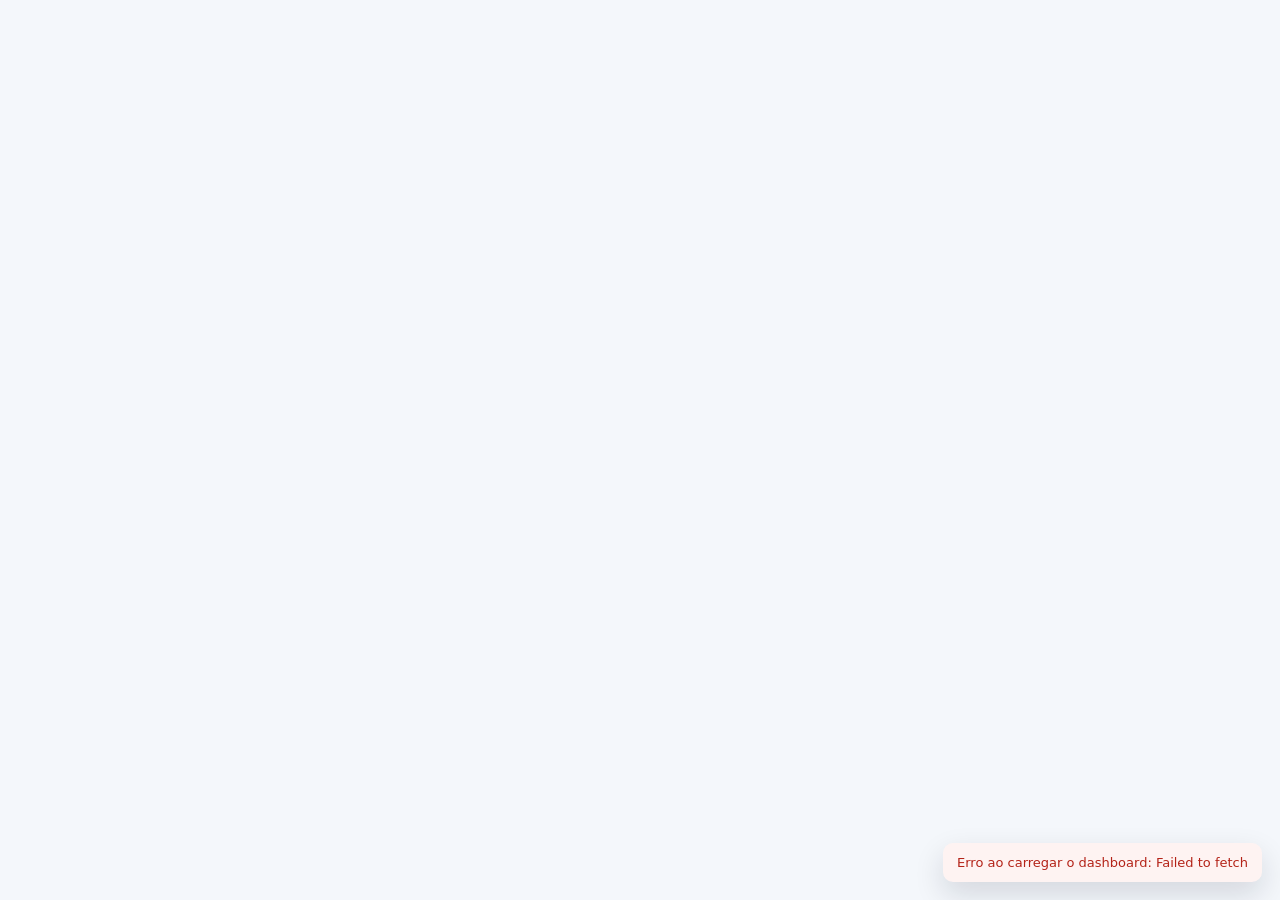
<file: index.html>
<!DOCTYPE html>
<html lang="pt-BR">
<head>
  <meta charset="UTF-8">
  <meta name="viewport" content="width=device-width, initial-scale=1.0">
  <meta name="description" content="Sistema interno de declarações - E.M. Profª Eunice Carneiro">
  <title>Dashboard | Sistema de Declarações</title>
  <link rel="stylesheet" href="css/style.css">
</head>
<body data-page="dashboard">
  <div id="app"></div>

  <!-- Carregamento do script principal -->
  <script src="js/app.js?v=20260901"></script>
  
  <script>
    document.addEventListener("DOMContentLoaded", () => {
      // Aguarda a confirmação do carregamento do objeto DashboardPage
      if (typeof DashboardPage !== "undefined") {
        DashboardPage.init();
      } else {
        console.error("DashboardPage não encontrado em js/app.js. Recarregando...");
        setTimeout(() => location.reload(), 1000);
      }
    });
  </script>
</body>
</html>
</file>
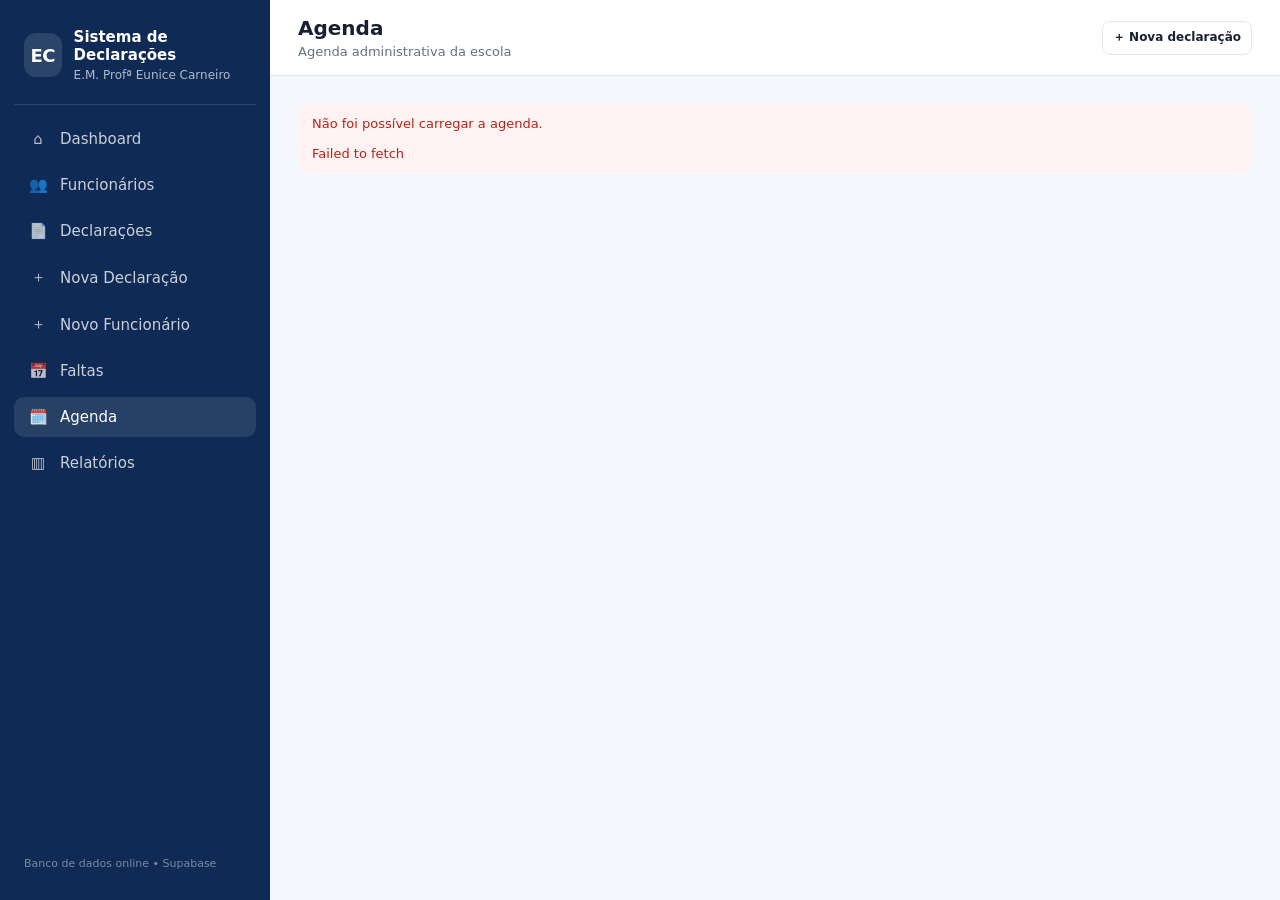
<file: agenda.html>
<!DOCTYPE html>
<html lang="pt-BR">
<head>
  <meta charset="UTF-8">
  <meta name="viewport" content="width=device-width, initial-scale=1.0">
  <meta name="description" content="Agenda da Escola - Sistema de Gestão">
  <title>Agenda | Sistema de Declarações</title>
  <link rel="stylesheet" href="css/style.css?v=500">
</head>
<body data-page="agenda">
  <div id="app"></div>

  <script src="js/app.js?v=500"></script>
  <script src="js/agenda.js?v=500"></script>

  <script>
    document.addEventListener("DOMContentLoaded", () => {
      if (typeof AgendaPage !== "undefined") {
        AgendaPage.init();
      } else {
        console.error("AgendaPage não foi encontrada em js/agenda.js");
      }
    });
  </script>
</body>
</html>
</file>
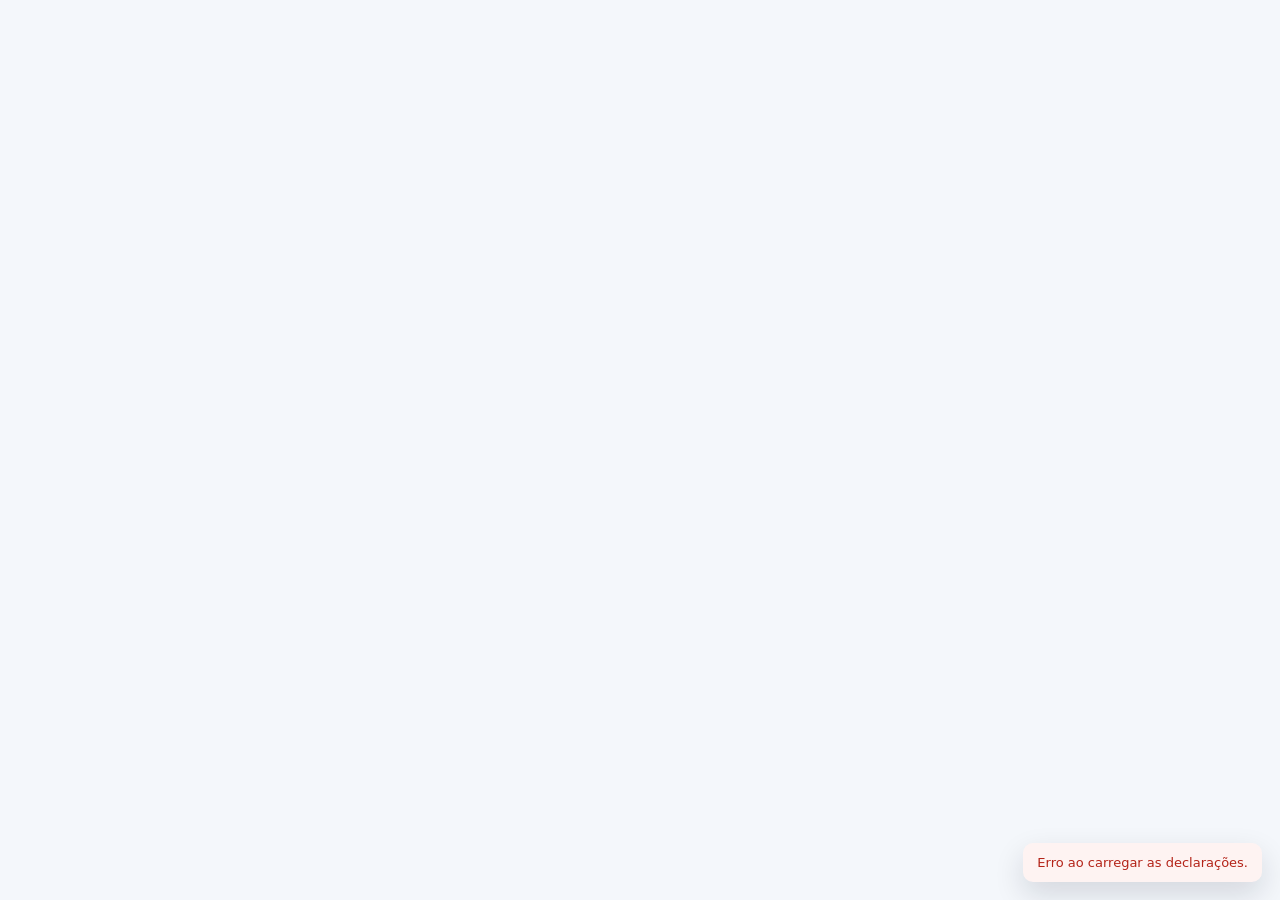
<file: declaracoes.html>
<!DOCTYPE html>
<html lang="pt-BR">
<head>
  <meta charset="UTF-8">
  <meta name="viewport" content="width=device-width, initial-scale=1.0">
  <meta name="description" content="Declarações - Sistema de Declarações">
  <title>Declarações | Sistema de Declarações</title>
  <link rel="stylesheet" href="css/style.css">
</head>
<body data-page="declaracoes">
  <div id="app"></div>
  <script src="js/app.js?v=130"></script>
  <script src="js/declaracoes.js?v=130"></script>
  <script>
    document.addEventListener("DOMContentLoaded", () => DeclaracoesPage.init());
  </script>
</body>
</html>
</file>
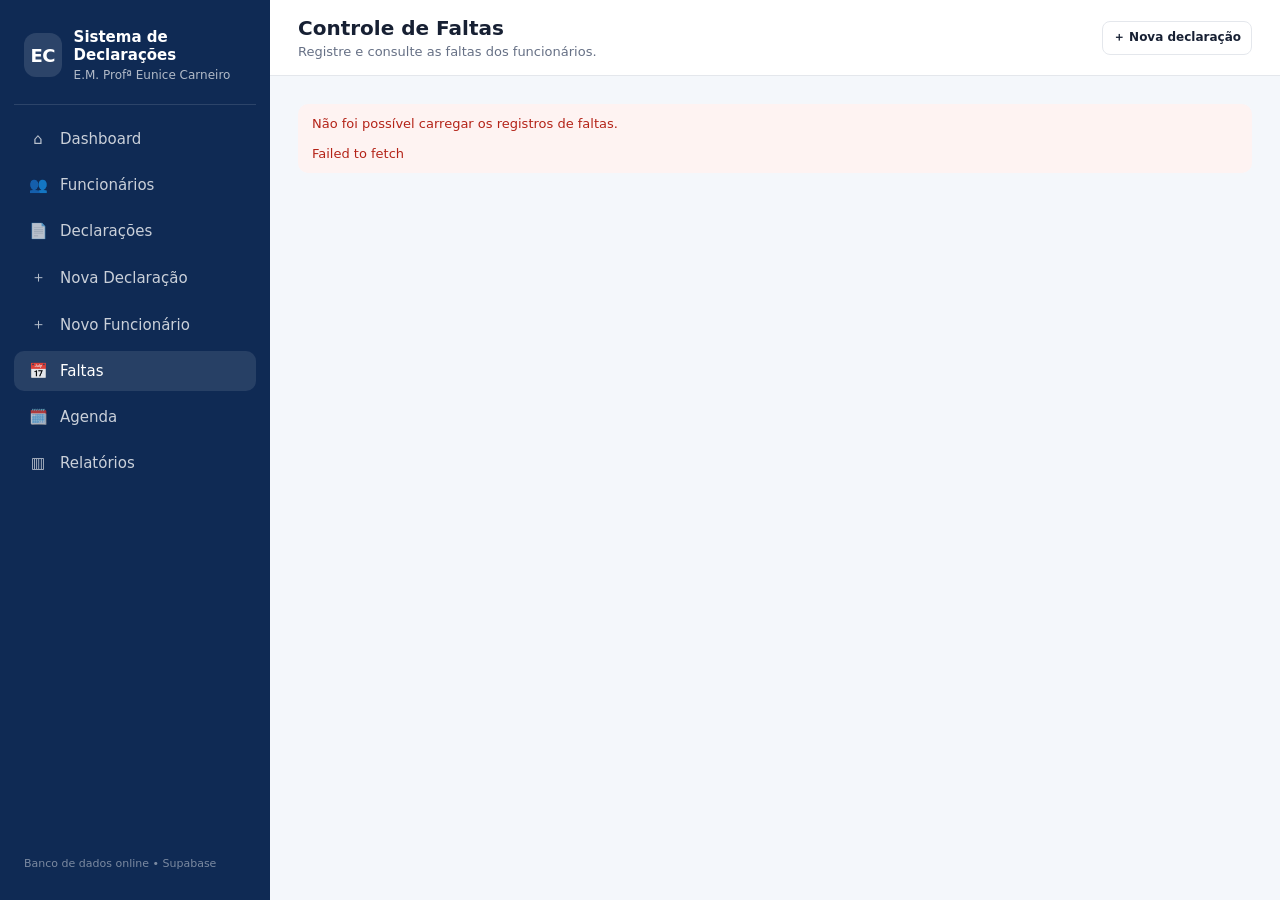
<file: faltas.html>
<!DOCTYPE html>
<html lang="pt-BR">
<head>
  <meta charset="UTF-8">
  <meta name="viewport" content="width=device-width, initial-scale=1.0">
  <meta name="description" content="Faltas - Sistema de Declarações">
  <title>Faltas | Sistema de Declarações</title>
  <link rel="stylesheet" href="css/style.css?v=500">
</head>
<body data-page="faltas">
  <div id="app"></div>
  <script src="js/app.js?v=500"></script>
  <script src="js/faltas.js?v=500"></script>
  <script>
    document.addEventListener("DOMContentLoaded", () => FaltasPage.init());
  </script>
</body>
</html>
</file>
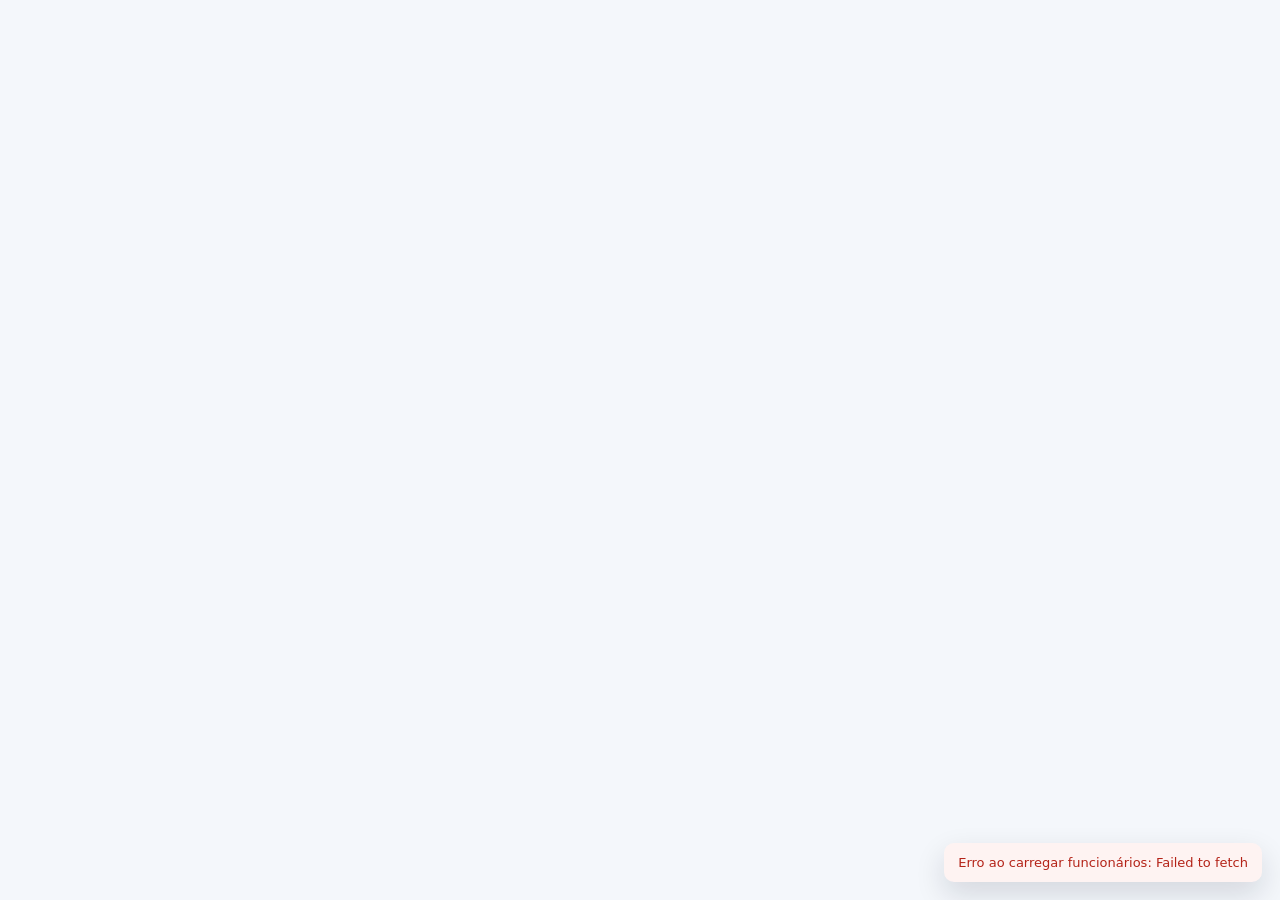
<file: funcionario.html>
<!DOCTYPE html>
<html lang="pt-BR">
<head>
  <meta charset="UTF-8">
  <meta name="viewport" content="width=device-width, initial-scale=1.0">
  <meta name="description" content="Detalhes do Funcionário - Sistema de Declarações">
  <title>Detalhes do Funcionário | Sistema de Declarações</title>
  <link rel="stylesheet" href="css/style.css">
</head>
<body data-page="funcionarios">
  <div id="app"></div>
  <script src="js/app.js?v=20"></script>
  <script src="js/funcionarios.js?v=20"></script>
  <script>
    document.addEventListener("DOMContentLoaded", () => {
      if (typeof FuncionarioPage !== "undefined") {
        FuncionarioPage.init();
      } else {
        console.error("O objeto FuncionarioPage não foi encontrado dentro de js/funcionarios.js");
      }
    });
  </script>
</body>
</html>
</file>
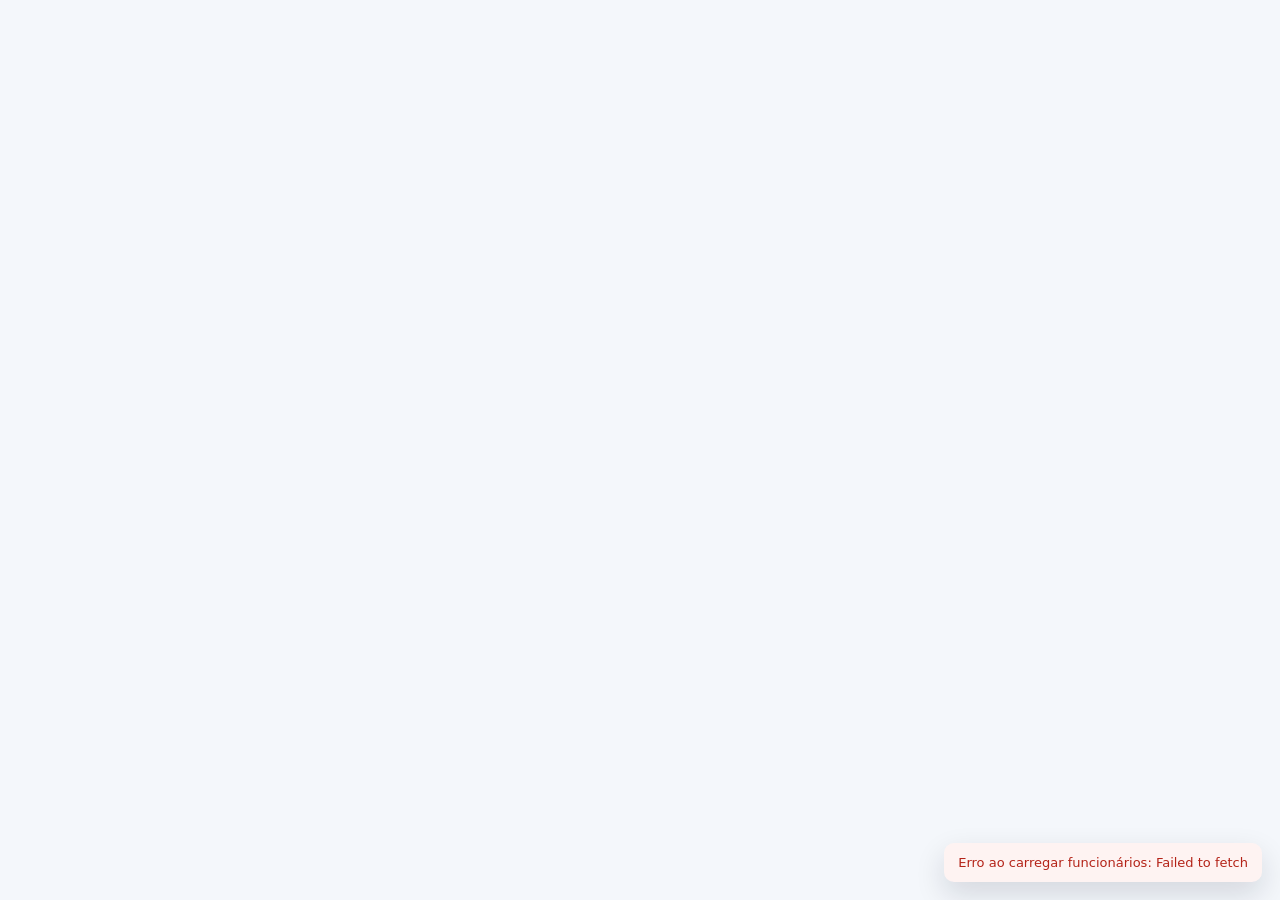
<file: funcionarios.html>
<!DOCTYPE html>
<html lang="pt-BR">
<head>
  <meta charset="UTF-8">
  <meta name="viewport" content="width=device-width, initial-scale=1.0">
  <meta name="description" content="Funcionários - Sistema de Declarações">
  <title>Funcionários | Sistema de Declarações</title>
  <link rel="stylesheet" href="css/style.css">
</head>
<body data-page="funcionarios">
  <div id="app"></div>
  <script src="js/app.js"></script>
  <script src="js/funcionarios.js"></script>
  <script>
    document.addEventListener("DOMContentLoaded", () => FuncionariosPage.init());
  </script>
</body>
</html>
</file>
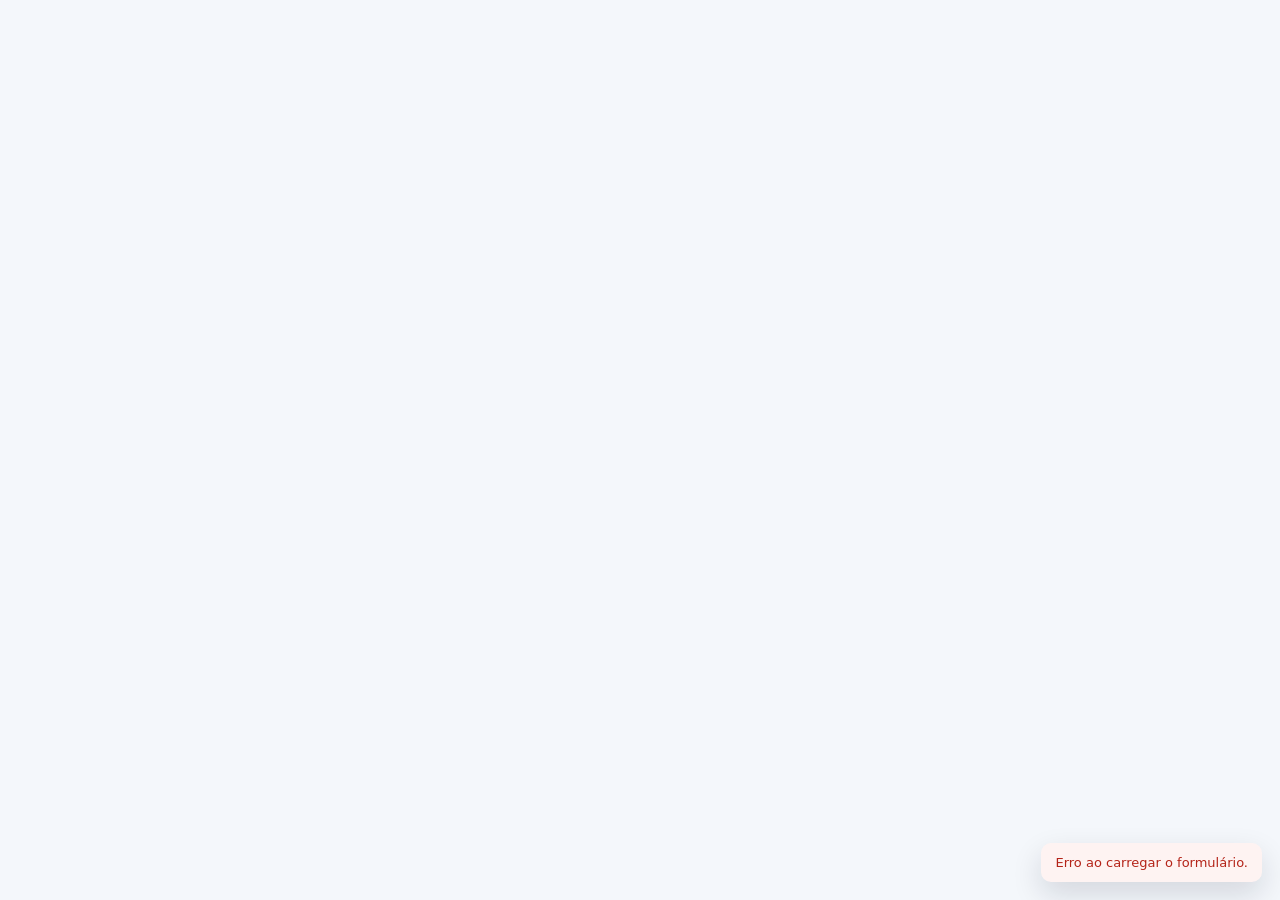
<file: nova-declaracao.html>
<!DOCTYPE html>
<html lang="pt-BR">
<head>
  <meta charset="UTF-8">
  <meta name="viewport" content="width=device-width, initial-scale=1.0">
  <meta name="description" content="Nova declaração - Sistema de Declarações">
  <title>Nova Declaração | Sistema de Declarações</title>
  <link rel="stylesheet" href="css/style.css">
</head>
<body data-page="nova-declaracao">
  <div id="app"></div>
  <script src="js/app.js?v=130"></script>
  <script src="js/declaracoes.js?v=130"></script>
  <script>
    document.addEventListener("DOMContentLoaded", () => {
      if (typeof NovaDeclaracaoPage !== "undefined") {
        NovaDeclaracaoPage.init();
      } else {
        console.error("NovaDeclaracaoPage não foi encontrada no js/declaracoes.js");
      }
    });
  </script>
</body>
</html>
</file>
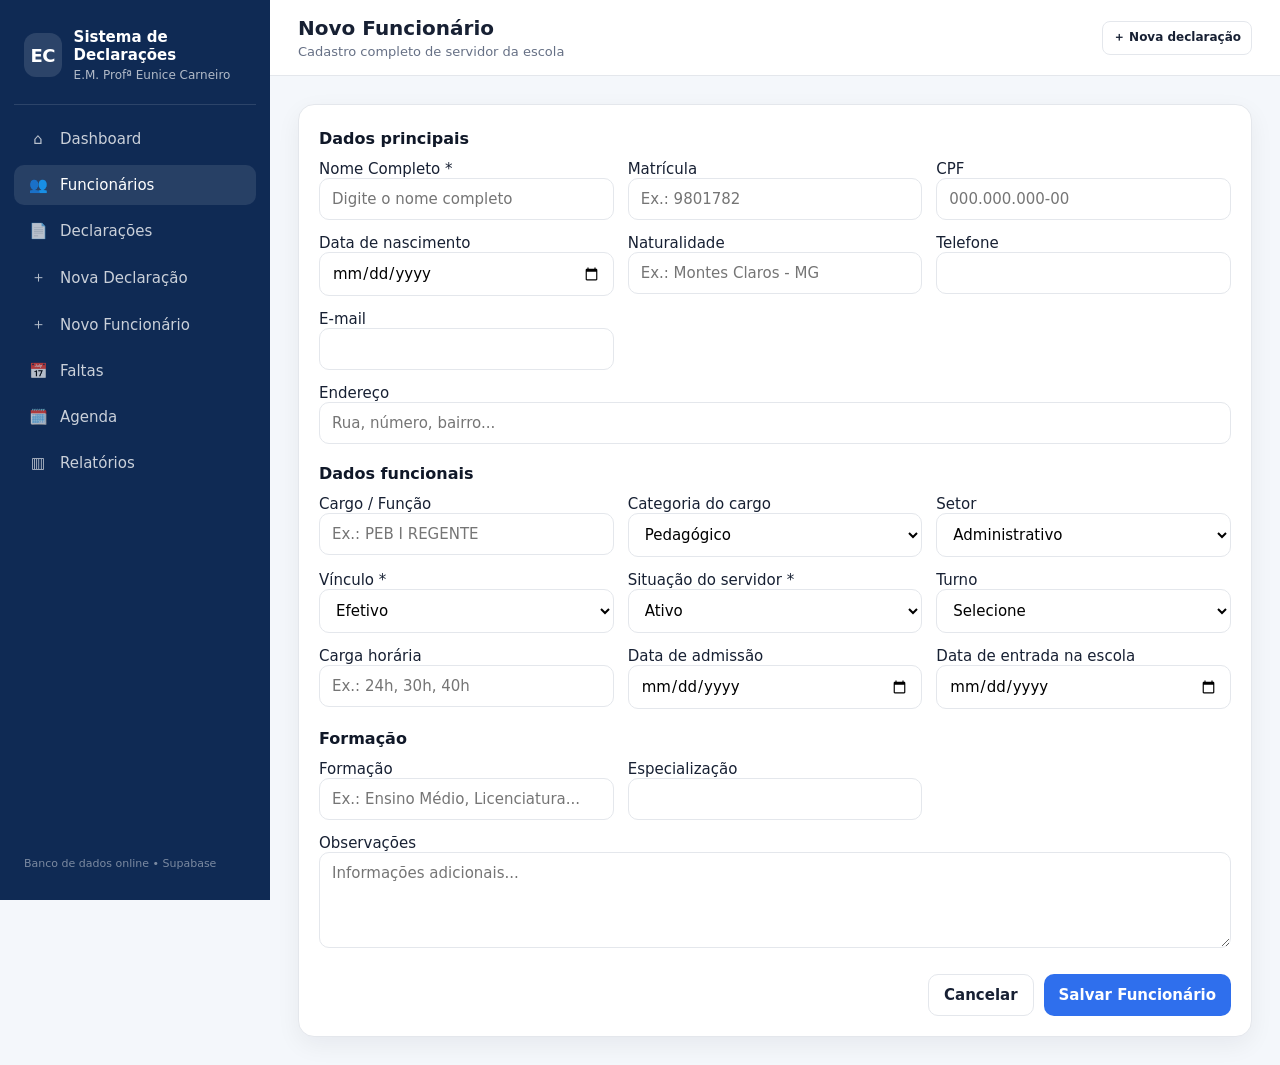
<file: novo-funcionario.html>
<!DOCTYPE html>
<html lang="pt-BR">
<head>
  <meta charset="UTF-8">
  <meta name="viewport" content="width=device-width, initial-scale=1.0">
  <meta name="description" content="Novo funcionário - Sistema de Declarações">
  <title>Novo Funcionário | Sistema de Declarações</title>
  <link rel="stylesheet" href="css/style.css">
</head>
<body data-page="funcionarios">
  <div id="app"></div>
  <script src="js/app.js?v=21"></script>
  <script src="js/funcionarios.js?v=21"></script>
  <script>
    document.addEventListener("DOMContentLoaded", () => NovoFuncionarioPage.init());
  </script>
</body>
</html>
</file>
<file: css/style.css>
:root{
  --bg:#f4f7fb;
  --surface:#ffffff;
  --surface-2:#f8fafc;
  --text:#172033;
  --muted:#667085;
  --border:#e4e7ec;
  --primary:#173b73;
  --primary-dark:#0f2a54;
  --accent:#2f6fed;
  --success:#15803d;
  --success-bg:#ecfdf3;
  --warning:#b54708;
  --warning-bg:#fff7ed;
  --danger:#b42318;
  --danger-bg:#fef3f2;
  --info:#175cd3;
  --info-bg:#eff8ff;
  --shadow:0 8px 24px rgba(16,24,40,.06);
  --radius:16px;
}
*{box-sizing:border-box}
html,body{margin:0;padding:0;min-height:100%;font-family:Inter,ui-sans-serif,system-ui,-apple-system,BlinkMacSystemFont,"Segoe UI",sans-serif;background:var(--bg);color:var(--text)}
body{font-size:15px}
a{color:inherit;text-decoration:none}
button,input,select,textarea{font:inherit}
button{cursor:pointer}
.app-shell{min-height:100vh;display:flex}
.sidebar{position:fixed;left:0;top:0;bottom:0;width:270px;background:var(--primary-dark);color:#fff;padding:20px 14px;display:flex;flex-direction:column;z-index:1000;transition:transform .25s ease}
.brand{display:flex;gap:12px;align-items:center;padding:8px 10px 22px;border-bottom:1px solid rgba(255,255,255,.12);margin-bottom:14px}
.brand-mark{width:44px;height:44px;border-radius:12px;background:rgba(255,255,255,.12);display:grid;place-items:center;font-weight:800;font-size:18px;letter-spacing:-.03em}
.brand-text strong{display:block;font-size:15px;line-height:1.2}
.brand-text span{display:block;font-size:12px;color:rgba(255,255,255,.68);margin-top:4px}
.nav{display:flex;flex-direction:column;gap:6px}
.nav a{padding:11px 12px;border-radius:10px;color:rgba(255,255,255,.78);display:flex;align-items:center;gap:10px;transition:.18s}
.nav a:hover,.nav a.active{background:rgba(255,255,255,.1);color:#fff}
.nav-icon{width:24px;text-align:center;opacity:.9}
.sidebar-footer{margin-top:auto;font-size:11px;color:rgba(255,255,255,.45);padding:10px}
.main{margin-left:270px;flex:1;min-width:0}
.topbar{height:76px;background:rgba(255,255,255,.94);backdrop-filter:blur(10px);border-bottom:1px solid var(--border);display:flex;align-items:center;justify-content:space-between;padding:0 28px;position:sticky;top:0;z-index:900}
.topbar-title h1{font-size:20px;margin:0}
.topbar-title p{margin:4px 0 0;color:var(--muted);font-size:13px}
.menu-toggle{display:none;border:1px solid var(--border);background:#fff;border-radius:10px;width:40px;height:40px}
.content{padding:28px}
.page-header{display:flex;justify-content:space-between;gap:18px;align-items:flex-start;margin-bottom:24px}
.page-header h2{margin:0;font-size:26px;letter-spacing:-.02em}
.page-header p{margin:7px 0 0;color:var(--muted)}
.actions{display:flex;gap:10px;flex-wrap:wrap}
.btn{border:0;border-radius:10px;padding:11px 15px;font-weight:650;display:inline-flex;align-items:center;justify-content:center;gap:8px;transition:.18s;min-height:42px}
.btn-primary{background:var(--accent);color:#fff}
.btn-primary:hover{background:#1f5fd6}
.btn-secondary{background:#fff;color:var(--text);border:1px solid var(--border)}
.btn-secondary:hover{background:var(--surface-2)}
.btn-danger{background:var(--danger);color:#fff}
.btn-warning{background:#f79009;color:#fff}
.btn-success{background:var(--success);color:#fff}
.btn-sm{min-height:34px;padding:7px 10px;font-size:12px;border-radius:8px}
.cards{display:grid;grid-template-columns:repeat(4,minmax(0,1fr));gap:16px;margin-bottom:22px}
.card{background:var(--surface);border:1px solid var(--border);border-radius:var(--radius);box-shadow:var(--shadow)}
.stat-card{padding:20px;display:flex;align-items:center;justify-content:space-between}
.stat-label{font-size:13px;color:var(--muted);font-weight:650}
.stat-value{font-size:29px;font-weight:800;margin-top:7px;letter-spacing:-.03em}
.stat-icon{width:46px;height:46px;border-radius:12px;background:#eef4ff;color:var(--accent);display:grid;place-items:center;font-size:19px}
.grid-2{display:grid;grid-template-columns:1.3fr .7fr;gap:20px}
.panel{padding:20px}
.panel-header{display:flex;align-items:center;justify-content:space-between;gap:12px;margin-bottom:16px}
.panel-header h3{margin:0;font-size:16px}
.table-wrap{overflow:auto;border:1px solid var(--border);border-radius:12px}
table{width:100%;border-collapse:collapse;min-width:740px}
th,td{padding:13px 14px;border-bottom:1px solid var(--border);text-align:left;vertical-align:middle}
th{font-size:12px;text-transform:uppercase;letter-spacing:.04em;color:var(--muted);background:var(--surface-2);white-space:nowrap}
td{font-size:13px}
tbody tr:hover{background:#fbfcfe}
tbody tr:last-child td{border-bottom:0}
.badge{display:inline-flex;align-items:center;padding:5px 8px;border-radius:999px;font-size:11px;font-weight:750}
.badge-hours{background:#eef4ff;color:var(--info)}
.badge-days{background:#f4f3ff;color:#6938ef}
.badge-success{background:var(--success-bg);color:var(--success)}
.badge-warning{background:var(--warning-bg);color:var(--warning)}
.badge-danger{background:var(--danger-bg);color:var(--danger)}
.toolbar{display:flex;gap:10px;flex-wrap:wrap;margin-bottom:16px}
.input,.select,.textarea{width:100%;border:1px solid var(--border);background:#fff;border-radius:10px;padding:11px 12px;outline:none;transition:.15s}
.input:focus,.select:focus,.textarea:focus{border-color:#8db2f7;box-shadow:0 0 0 4px rgba(47,111,237,.09)}
.textarea{min-height:110px;resize:vertical}
.toolbar .grow{flex:1;min-width:220px}
.form-grid{display:grid;grid-template-columns:repeat(2,minmax(0,1fr));gap:18px}
.form-grid-3{display:grid;grid-template-columns:repeat(3,minmax(0,1fr));gap:18px}
.form-group{display:flex;flex-direction:column;gap:7px}
.form-group.full{grid-column:1/-1}
.form-label{font-weight:700;font-size:13px}
.form-help{font-size:11px;color:var(--muted)}
.required{color:var(--danger)}
.form-actions{display:flex;justify-content:flex-end;gap:10px;margin-top:22px}
.hidden{display:none!important}
.profile-head{display:grid;grid-template-columns:auto 1fr auto;gap:18px;align-items:center;padding:20px}
.avatar{width:64px;height:64px;border-radius:16px;background:linear-gradient(135deg,#173b73,#2f6fed);color:#fff;display:grid;place-items:center;font-size:21px;font-weight:800}
.profile-head h2{margin:0 0 4px;font-size:22px}
.profile-head p{margin:0;color:var(--muted)}
.info-grid{display:grid;grid-template-columns:repeat(4,minmax(0,1fr));gap:14px;margin-top:18px}
.info-item{padding:13px;border:1px solid var(--border);border-radius:12px;background:#fff}
.info-item span{display:block;color:var(--muted);font-size:11px;margin-bottom:4px}
.info-item strong{font-size:13px}
.empty{padding:34px 16px;text-align:center;color:var(--muted)}
.empty strong{display:block;color:var(--text);margin-bottom:5px}
.modal-backdrop{position:fixed;inset:0;background:rgba(16,24,40,.6);display:none;align-items:center;justify-content:center;padding:22px;z-index:3000}
.modal-backdrop.show{display:flex}
.modal{width:min(1100px,100%);max-height:92vh;background:#fff;border-radius:16px;overflow:hidden;box-shadow:0 22px 70px rgba(0,0,0,.2);display:flex;flex-direction:column}
.modal-header{padding:14px 18px;border-bottom:1px solid var(--border);display:flex;align-items:center;justify-content:space-between}
.modal-header h3{margin:0;font-size:16px}
.modal-body{padding:18px;overflow:auto;display:flex;justify-content:center;align-items:center;min-height:300px}
.modal-footer{padding:14px 18px;border-top:1px solid var(--border);display:flex;justify-content:flex-end;gap:10px}
.modal-close{border:0;background:transparent;font-size:22px;color:var(--muted)}
.preview-frame{width:100%;height:68vh;border:1px solid var(--border);border-radius:10px}
.preview-image{max-width:100%;max-height:68vh;object-fit:contain;border-radius:10px}
.file-box{border:1px dashed #b8c4d8;background:#fbfdff;padding:14px;border-radius:12px;display:flex;align-items:center;justify-content:space-between;gap:10px}
.file-name{font-weight:700;font-size:13px}
.file-meta{font-size:11px;color:var(--muted);margin-top:3px}
.alert{padding:12px 14px;border-radius:10px;font-size:13px;margin-bottom:15px}
.alert-info{background:var(--info-bg);color:#175cd3}
.alert-warning{background:#fff7ed;color:#b54708}
.alert-success{background:var(--success-bg);color:var(--success)}
.alert-danger{background:var(--danger-bg);color:var(--danger)}
.kpi{font-size:28px;font-weight:800;letter-spacing:-.03em}
.kpi-label{font-size:12px;color:var(--muted)}
.report-grid{display:grid;grid-template-columns:repeat(4,minmax(0,1fr));gap:16px;margin-bottom:20px}
.report-card{padding:18px}
.search-box{position:relative}
.search-box span{position:absolute;left:11px;top:10px;color:var(--muted)}
.search-box input{padding-left:34px}
.quick-actions{display:grid;grid-template-columns:repeat(2,minmax(0,1fr));gap:10px}
.quick-actions a{padding:14px;border:1px solid var(--border);border-radius:12px;background:#fff;font-size:13px;font-weight:700}
.quick-actions a:hover{background:var(--surface-2)}
details{border:1px solid var(--border);border-radius:12px;padding:12px 14px;background:#fff}
details summary{cursor:pointer;font-weight:700}
.print-only{display:none}
@media (max-width:1100px){
  .cards,.report-grid{grid-template-columns:repeat(2,minmax(0,1fr))}
  .grid-2{grid-template-columns:1fr}
  .info-grid{grid-template-columns:repeat(2,minmax(0,1fr))}
}
@media (max-width:820px){
  .sidebar{transform:translateX(-100%)}
  .sidebar.open{transform:translateX(0)}
  .main{margin-left:0}
  .menu-toggle{display:block}
  .topbar{padding:0 16px}
  .content{padding:18px}
  .page-header{flex-direction:column}
  .form-grid,.form-grid-3{grid-template-columns:1fr}
  .cards,.report-grid{grid-template-columns:1fr}
  .profile-head{grid-template-columns:auto 1fr}
  .profile-head .actions{grid-column:1/-1}
}
@media print{
  .sidebar,.topbar,.no-print,.actions,.toolbar{display:none!important}
  .main{margin:0}
  .content{padding:0}
  .card{box-shadow:none;border-color:#ccc}
  body{background:#fff}
  .print-only{display:block}
  .table-wrap{border:1px solid #bbb}
}
</file>
